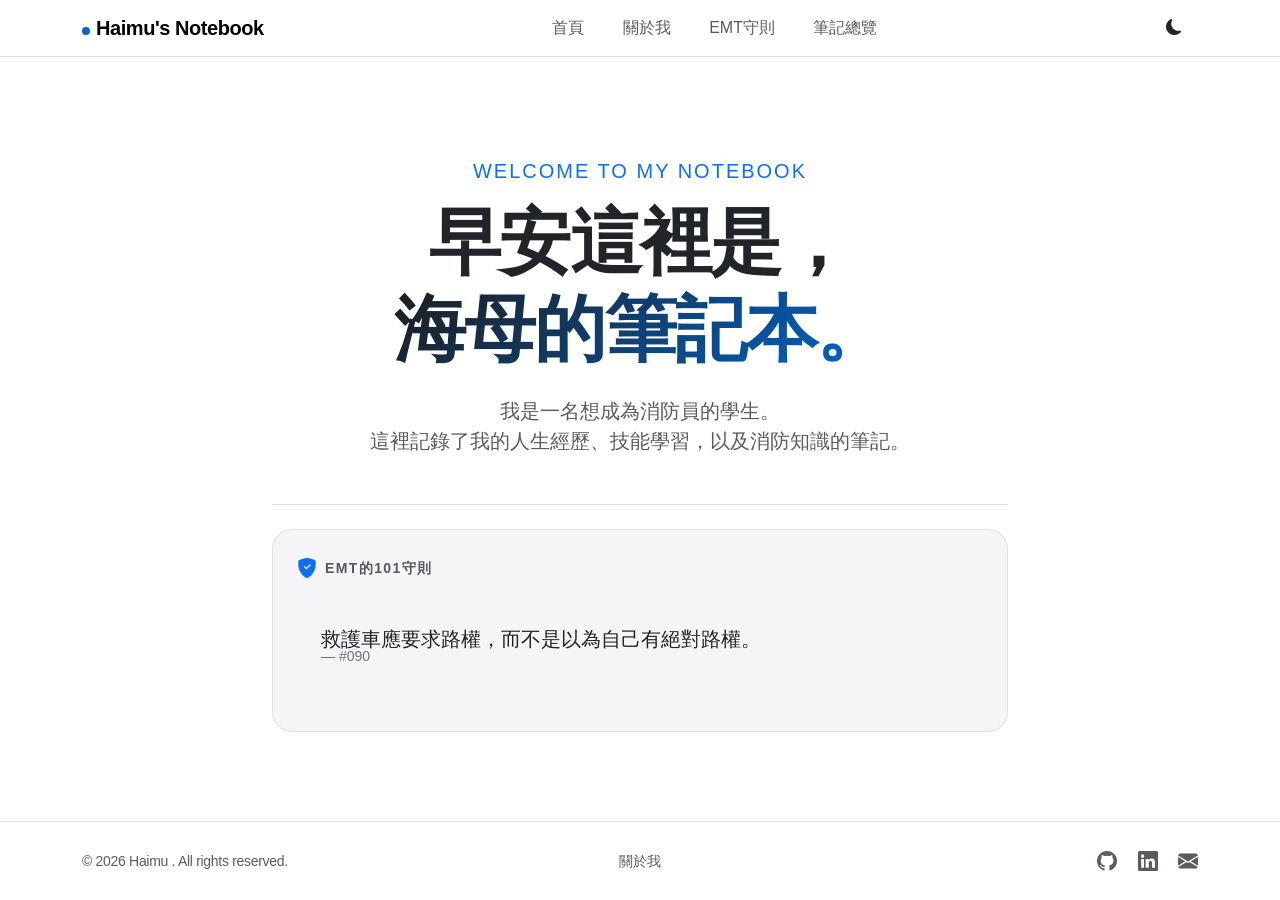
<file: index.html>
<!DOCTYPE html>
<html lang="zh-TW" data-bs-theme="light">
<head>
    <meta charset="UTF-8">
    <meta name="viewport" content="width=device-width, initial-scale=1.0">
    <title>首頁 | 海母的筆記本</title>
    <link href="https://cdn.jsdelivr.net/npm/bootstrap@5.3.2/dist/css/bootstrap.min.css" rel="stylesheet">
    <link href="https://cdn.jsdelivr.net/npm/bootstrap-icons@1.11.1/font/bootstrap-icons.css" rel="stylesheet">
    <link href="https://cdn.jsdelivr.net/npm/aos@2.3.4/dist/aos.css" rel="stylesheet">
    <link rel="stylesheet" href="/assets/css/style.css">
</head>
<body class="bg-body text-body d-flex flex-column min-vh-100 page-fade-in">
    <div id="header-placeholder"></div>

    <main class="flex-grow-1 d-flex align-items-center justify-content-center py-5">
        <div class="container text-center">
            <div class="row justify-content-center">
                <div class="col-lg-8">
                    <h5 class="text-uppercase tracking-widest text-primary mb-3" data-aos="fade-up" data-aos-delay="100">Welcome to My Notebook</h5>
                    <h1 class="display-2 fw-bold mb-4 tracking-tight" data-aos="fade-up" data-aos-delay="200">
                        早安這裡是，<br><span class="text-gradient">海母的筆記本。</span>
                    </h1>
                    <p class="lead text-muted mb-5 max-w-md mx-auto" data-aos="fade-up" data-aos-delay="300">
                        我是一名想成為消防員的學生。<br>這裡記錄了我的人生經歷、技能學習，以及消防知識的筆記。
                    </p>

                    <div class="mt-5 pt-4 border-top border-translucent" data-aos="fade-up" data-aos-delay="500">
                        <div class="apple-card p-4 text-start position-relative overflow-hidden">
                            <div class="d-flex align-items-center mb-3 position-relative z-1">
                                <i class="bi bi-shield-fill-check text-primary me-2 fs-5"></i>
                                <span class="text-uppercase tracking-widest text-muted small fw-bold">EMT的101守則</span>
                            </div>
                            <div class="p-4 text-start" id="random-rule-container" data-aos="fade-up"></div>
                        </div>
                    </div>
                </div>
            </div>
        </div>
    </main>

    <div id="footer-placeholder"></div>

    <script src="https://cdn.jsdelivr.net/npm/bootstrap@5.3.2/dist/js/bootstrap.bundle.min.js"></script>
    <script src="https://cdn.jsdelivr.net/npm/aos@2.3.4/dist/aos.js"></script>
    <script src="/assets/js/main.js"></script>
    <script src="/assets/js/animations.js"></script>
    <script src="/assets/js/rules.js"></script>
    <script>
        document.addEventListener("DOMContentLoaded", displayRandomRule);
    </script>
</body>
</html>
</file>
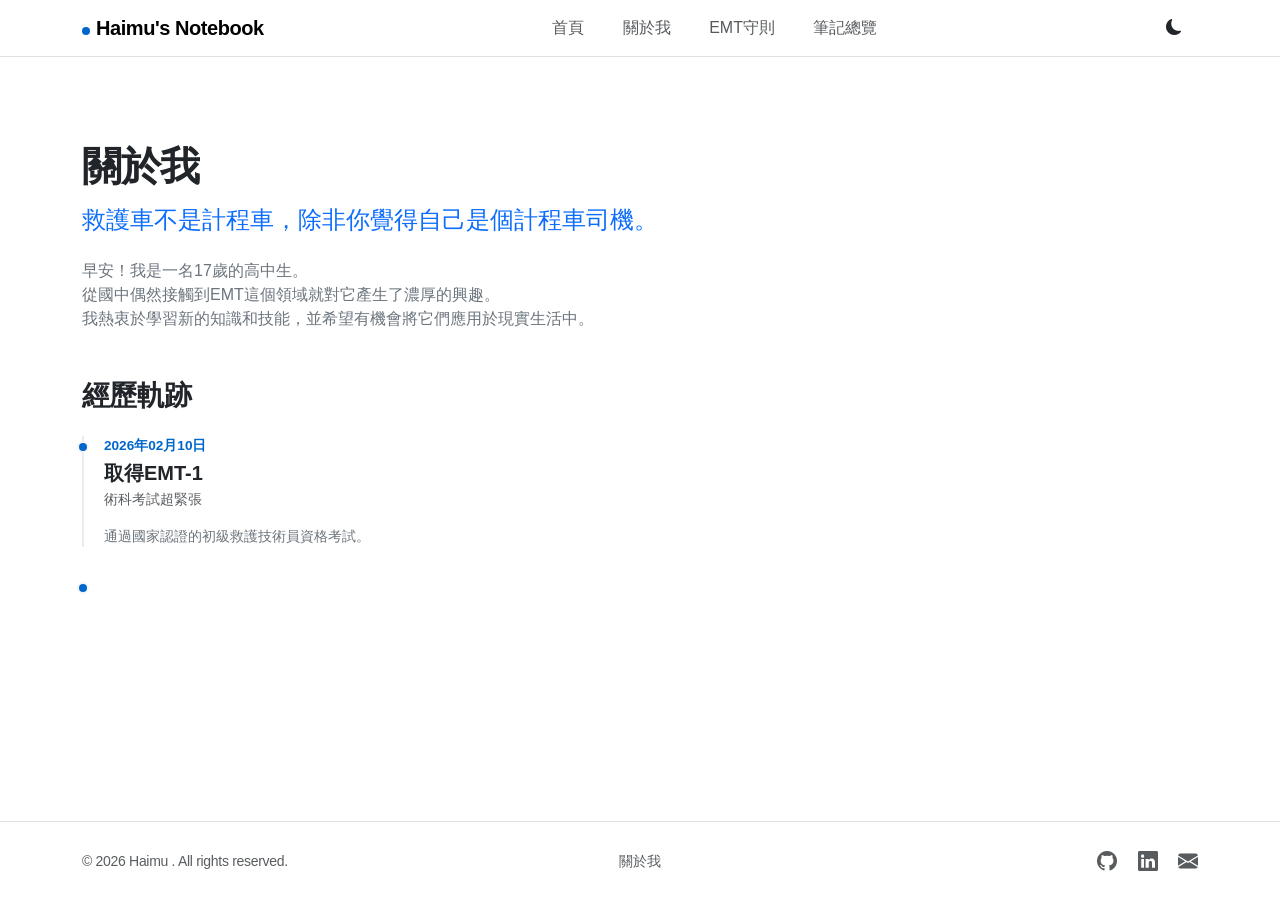
<file: about/index.html>
<!DOCTYPE html>
<html lang="zh-TW" data-bs-theme="light">
<head>
    <meta charset="UTF-8">
    <meta name="viewport" content="width=device-width, initial-scale=1.0">
    <title>關於我 | 海母的筆記本</title>
    <link href="https://cdn.jsdelivr.net/npm/bootstrap@5.3.2/dist/css/bootstrap.min.css" rel="stylesheet">
    <link href="https://cdn.jsdelivr.net/npm/bootstrap-icons@1.11.1/font/bootstrap-icons.css" rel="stylesheet">
    <link href="https://cdn.jsdelivr.net/npm/aos@2.3.4/dist/aos.css" rel="stylesheet">
    <link rel="stylesheet" href="/assets/css/style.css">
</head>
<body class="bg-body text-body d-flex flex-column min-vh-100 page-fade-in">
    <div id="header-placeholder"></div>

    <main class="flex-grow-1 py-5">
        <div class="container py-4">
            <div class="row align-items-center g-5">
                <div class="col-lg-7" data-aos="fade-left">
                    <h1 class="fw-bold tracking-tight mb-3">關於我</h1>
                    <h4 class="text-primary mb-4">救護車不是計程車，除非你覺得自己是個計程車司機。</h4>
                    <p class="text-secondary mb-4 leading-relaxed">
                        早安！我是一名17歲的高中生。<br>
                        從國中偶然接觸到EMT這個領域就對它產生了濃厚的興趣。<br>
                        我熱衷於學習新的知識和技能，並希望有機會將它們應用於現實生活中。
                    </p>

                    <h3 class="fw-bold tracking-tight mt-5 mb-4">經歷軌跡</h3>
                    <div class="apple-timeline">
                        <div class="timeline-item">
                            <div class="timeline-date">2026年02月10日</div>
                            <div class="timeline-content">
                                <h5 class="fw-bold mb-1">取得EMT-1</h5>
                                <p class="text-muted small">術科考試超緊張</p>
                                <p class="text-secondary small">通過國家認證的初級救護技術員資格考試。</p>
                            </div>
                        </div>
                        <div class="timeline-item">
                            <div class="timeline-date"></div>
                            <div class="timeline-content">
                                <h5 class="fw-bold mb-1"></h5>
                                <p class="text-muted small"></p>
                                <p class="text-secondary small"></p>
                            </div>
                        </div>
                    </div>
                </div>
            </div>
        </div>
    </main>

    <div id="footer-placeholder"></div>

    <script src="https://cdn.jsdelivr.net/npm/bootstrap@5.3.2/dist/js/bootstrap.bundle.min.js"></script>
    <script src="https://cdn.jsdelivr.net/npm/aos@2.3.4/dist/aos.js"></script>
    <script src="/assets/js/main.js"></script>
    <script src="/assets/js/animations.js"></script>
</body>
</html>
</file>
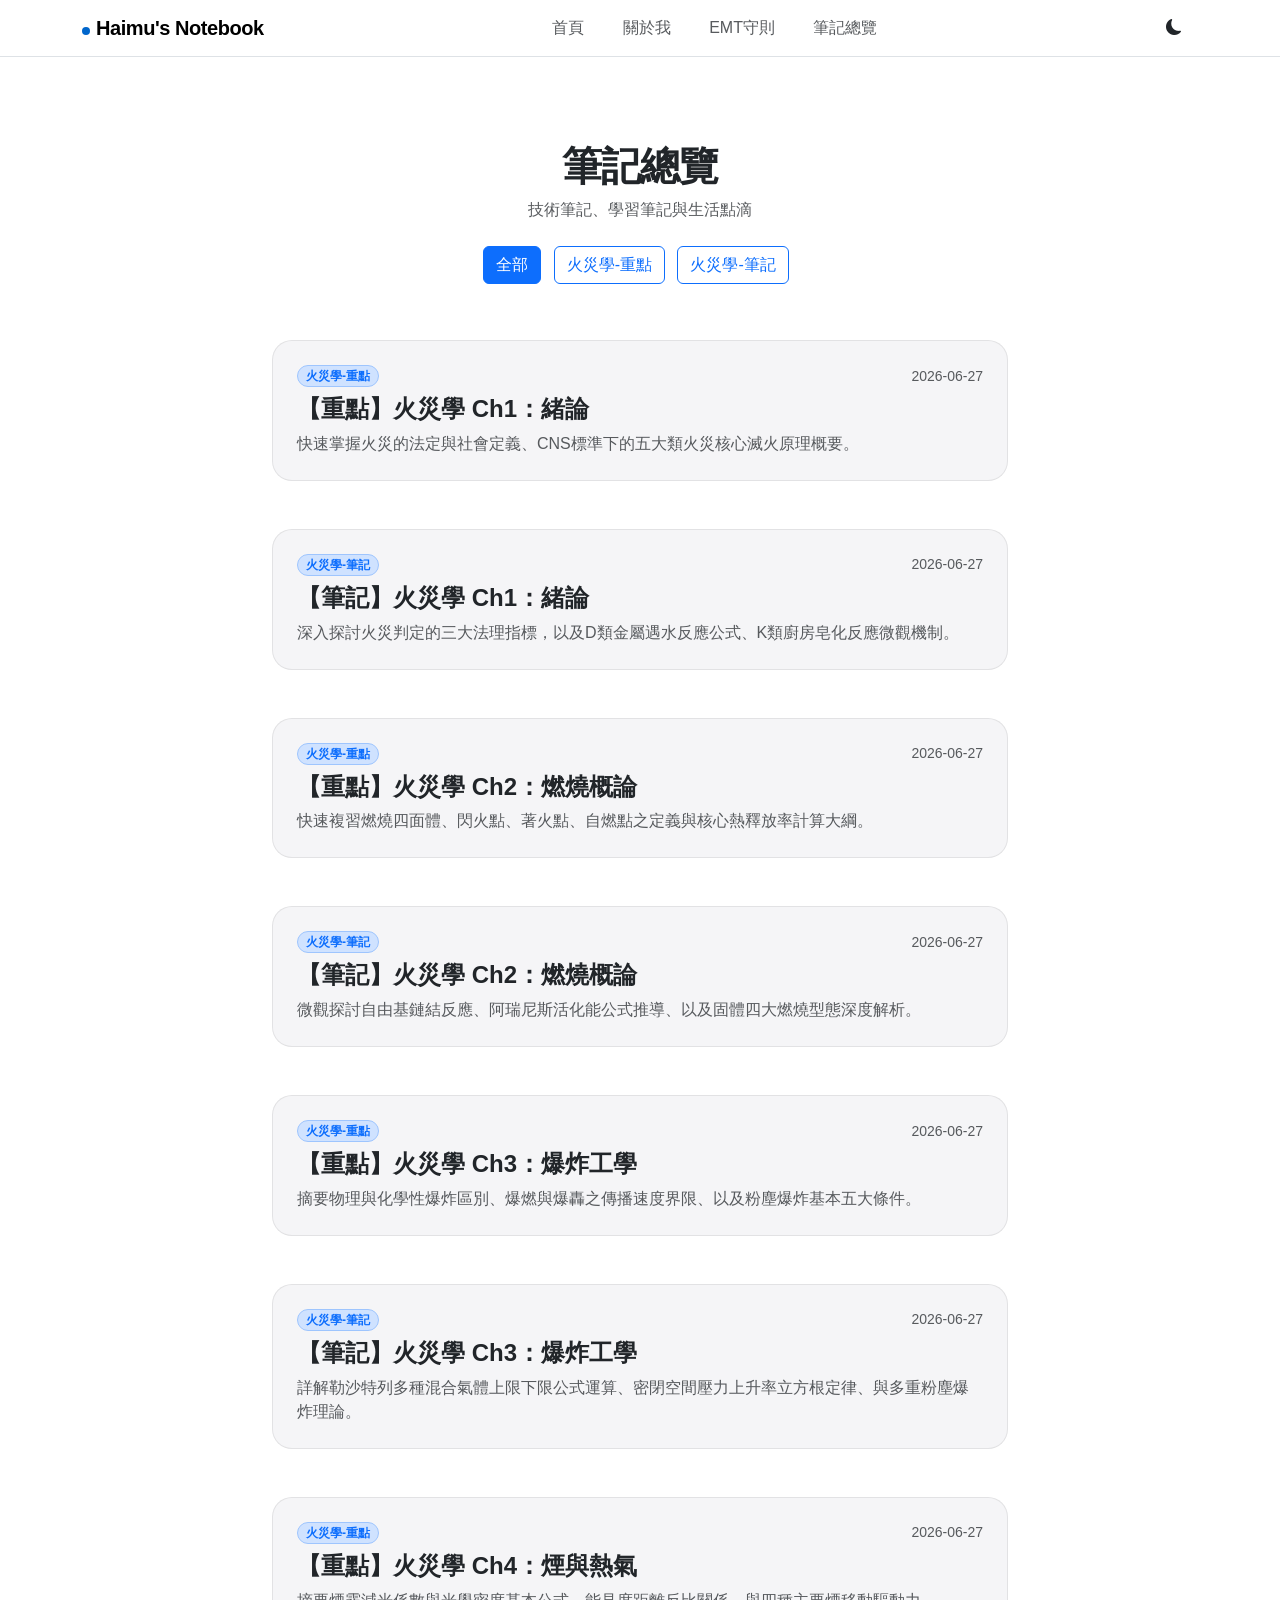
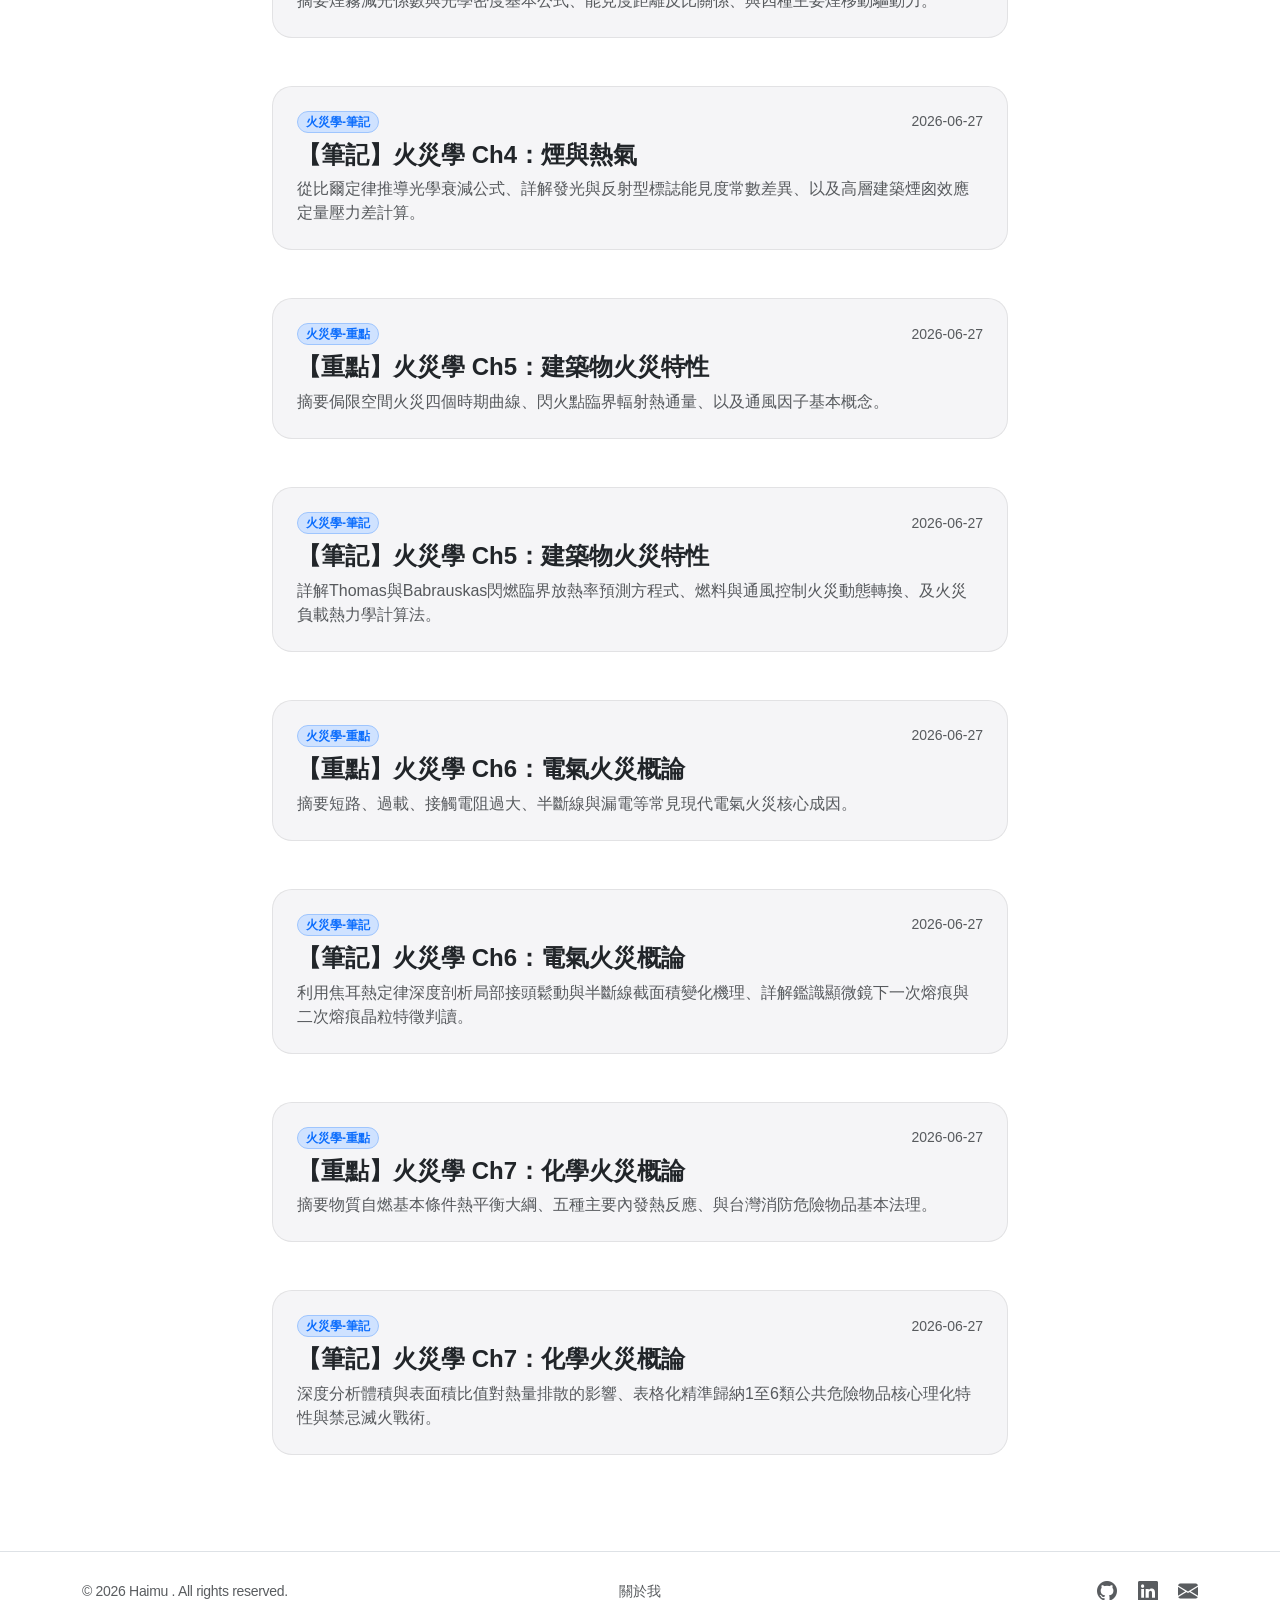
<file: blog/index.html>
<!DOCTYPE html>
<html lang="zh-TW" data-bs-theme="light">
<head>
    <meta charset="UTF-8">
    <meta name="viewport" content="width=device-width, initial-scale=1.0">
    <title>筆記總覽 | 海母的筆記本</title>
    <link href="https://cdn.jsdelivr.net/npm/bootstrap@5.3.2/dist/css/bootstrap.min.css" rel="stylesheet">
    <link href="https://cdn.jsdelivr.net/npm/bootstrap-icons@1.11.1/font/bootstrap-icons.css" rel="stylesheet">
    <link href="https://cdn.jsdelivr.net/npm/aos@2.3.4/dist/aos.css" rel="stylesheet">
    <link rel="stylesheet" href="/assets/css/style.css">
</head>
<body class="bg-body text-body d-flex flex-column min-vh-100 page-fade-in">
    <div id="header-placeholder"></div>

    <main class="flex-grow-1 py-5">
        <div class="container py-4">
            <div class="text-center mb-4" data-aos="fade-up">
                <h1 class="fw-bold tracking-tight">筆記總覽</h1>
                <p class="text-muted">技術筆記、學習筆記與生活點滴</p>
            </div>

            <div id="category-filters" class="text-center mb-5" data-aos="fade-up" data-aos-delay="100"></div>

            <div id="blog-posts-container" class="row justify-content-center g-4"></div>
        </div>
    </main>

    <div id="footer-placeholder"></div>

    <script src="https://cdn.jsdelivr.net/npm/bootstrap@5.3.2/dist/js/bootstrap.bundle.min.js"></script>
    <script src="https://cdn.jsdelivr.net/npm/aos@2.3.4/dist/aos.js"></script>
    <script src="/assets/js/posts.js"></script>
    <script src="/assets/js/blog.js"></script>
    <script src="/assets/js/main.js"></script>
    <script src="/assets/js/animations.js"></script>
</body>
</html>
</file>
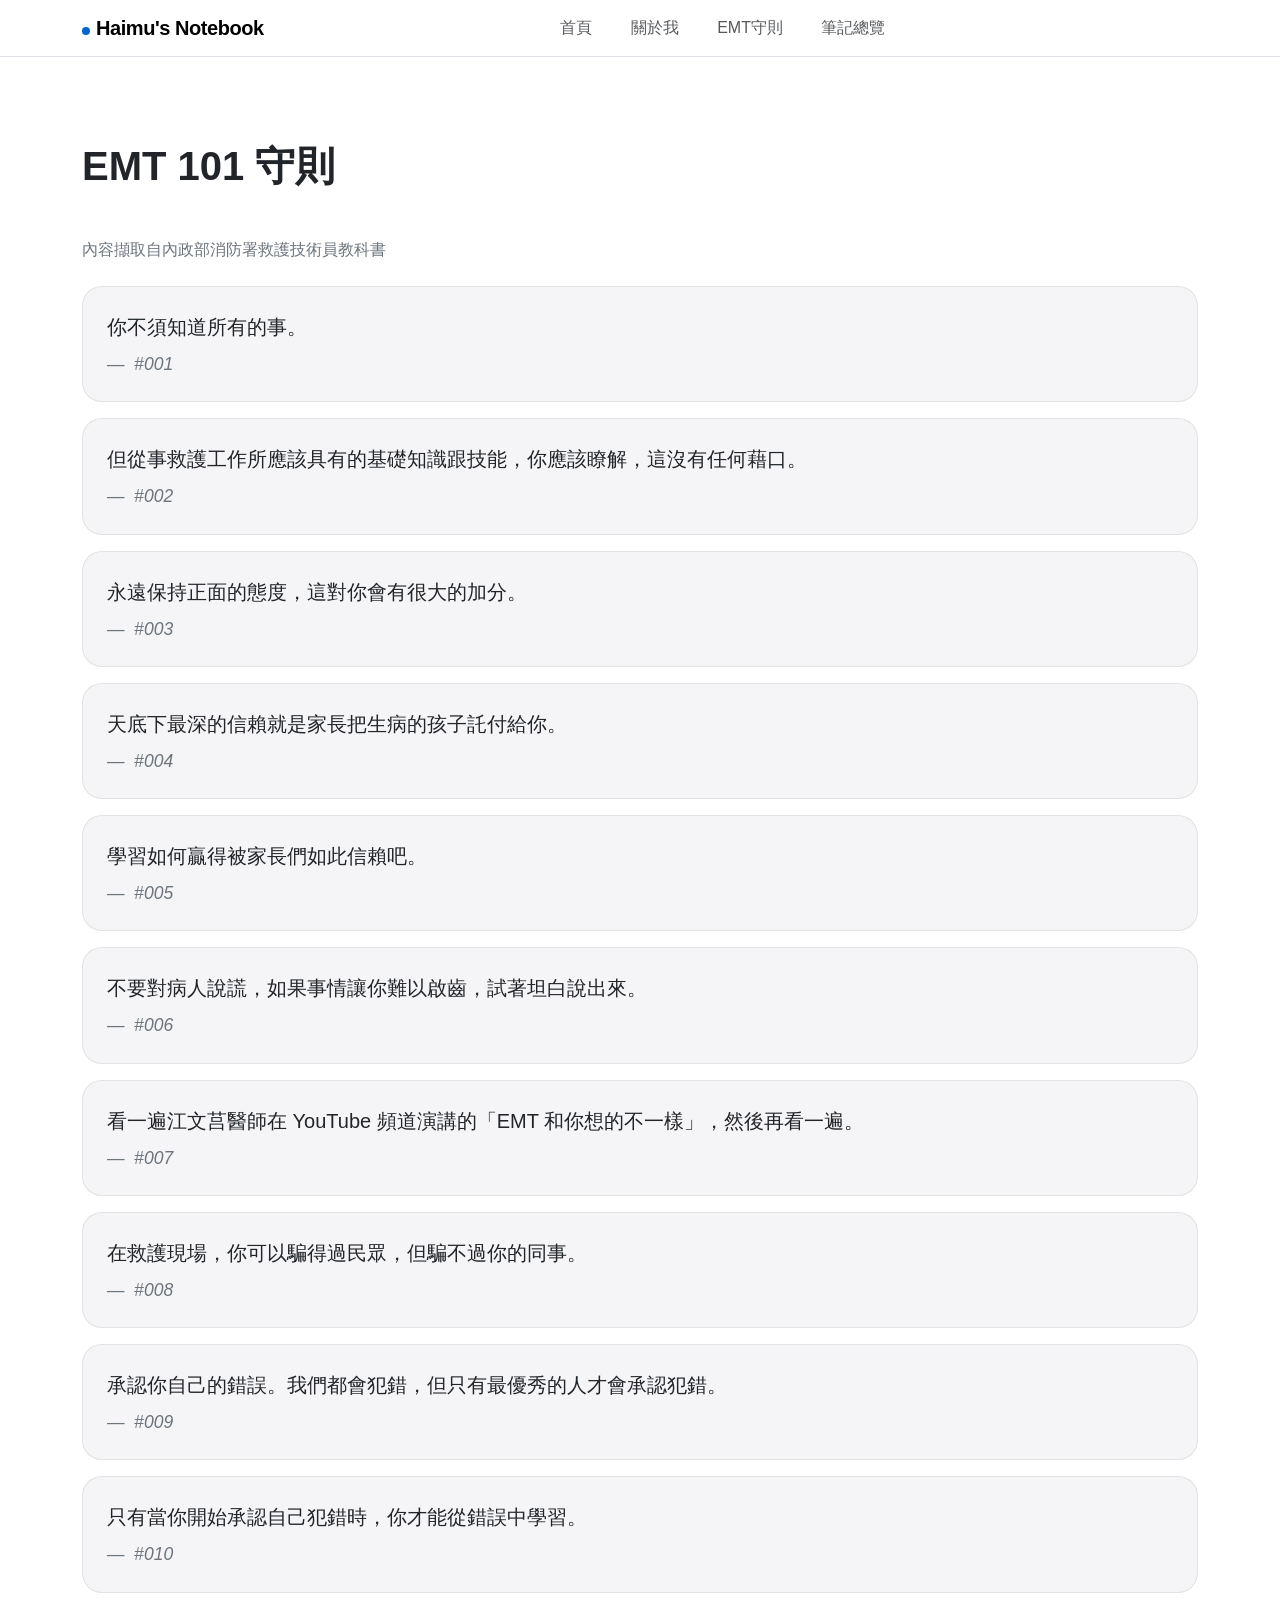
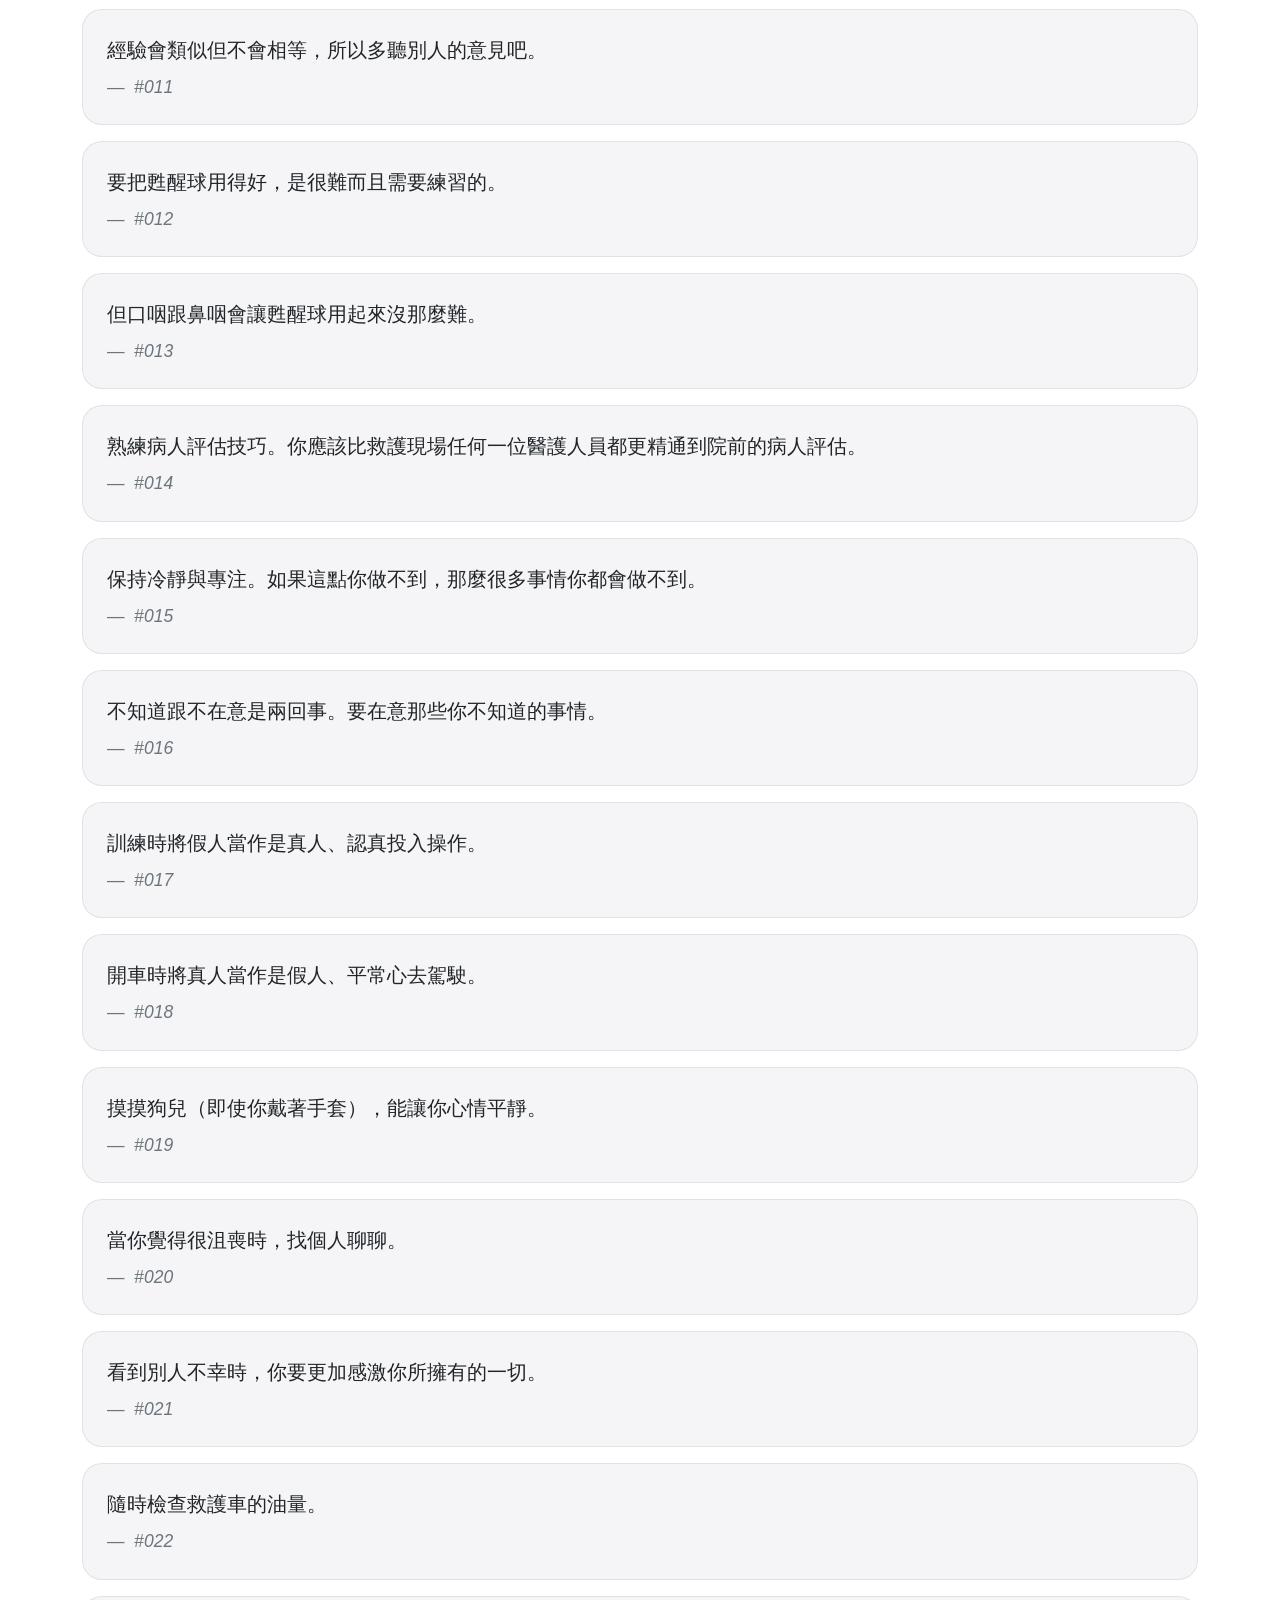
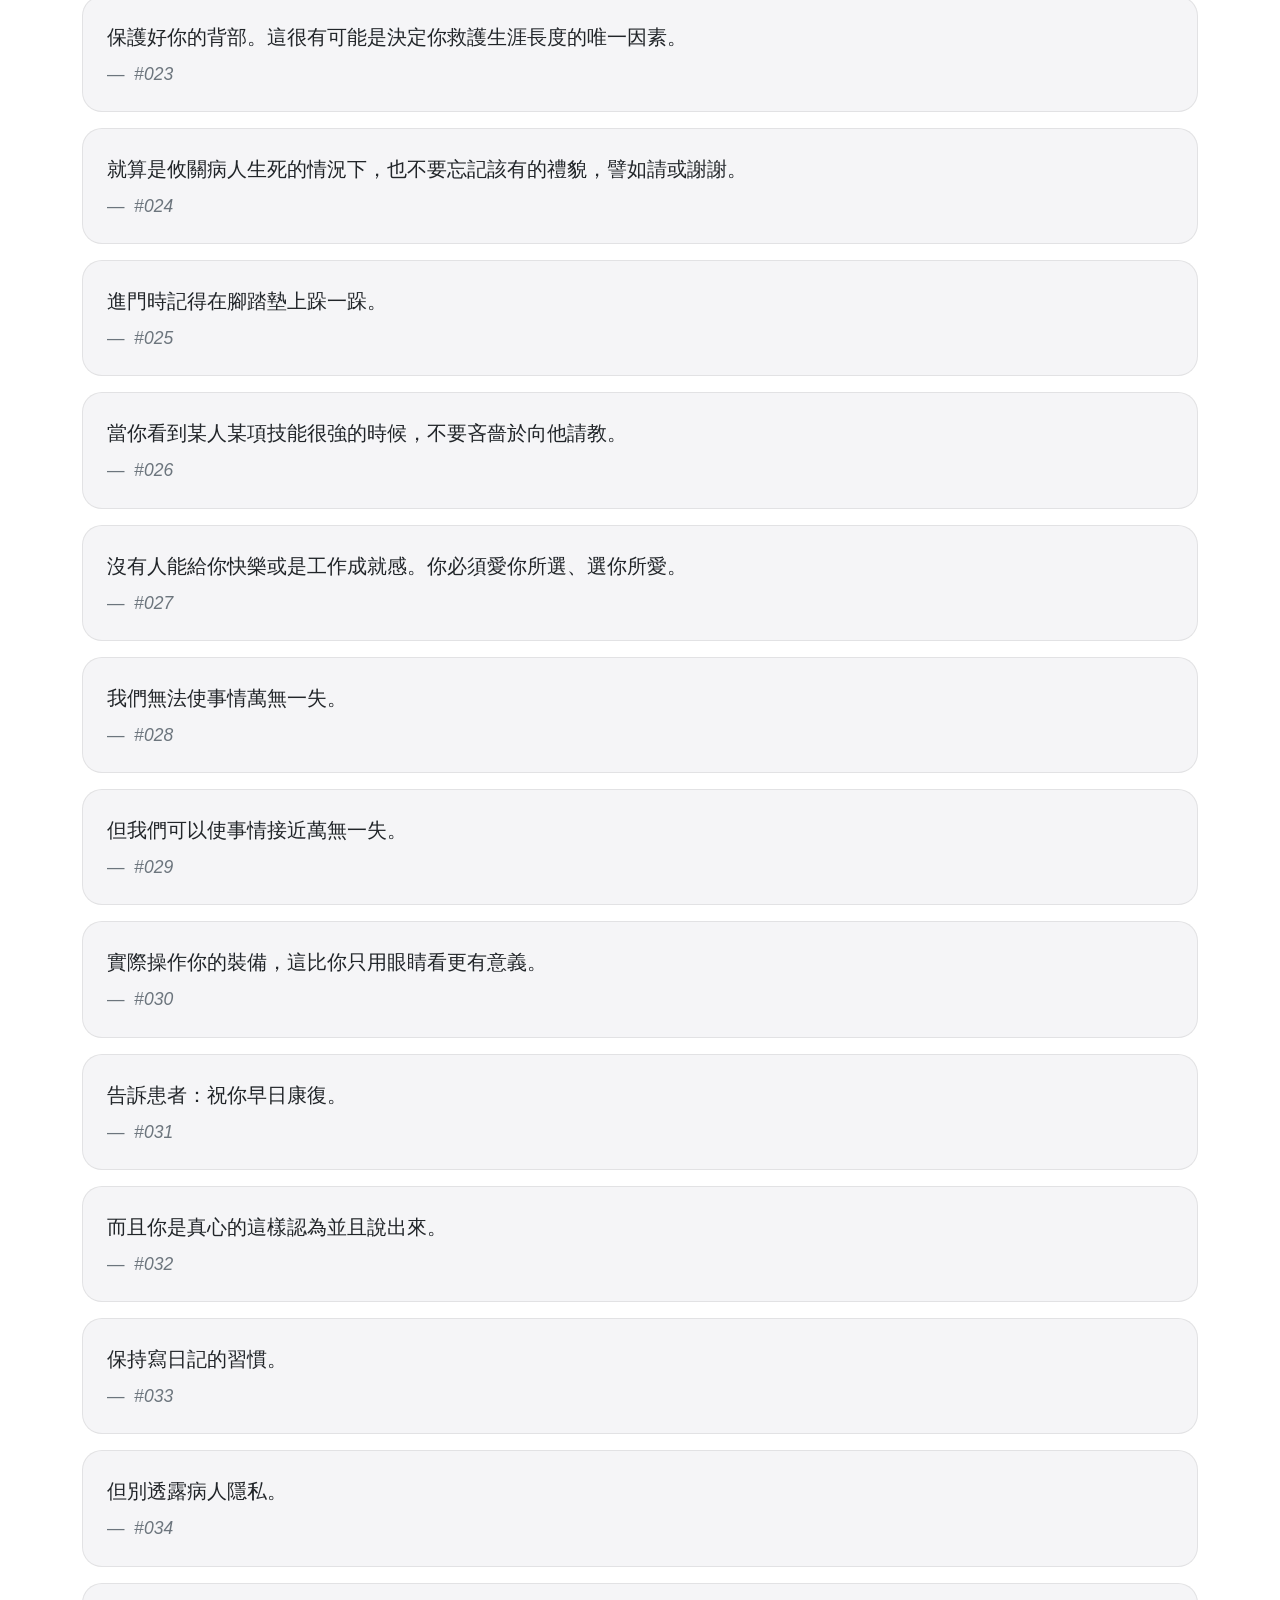
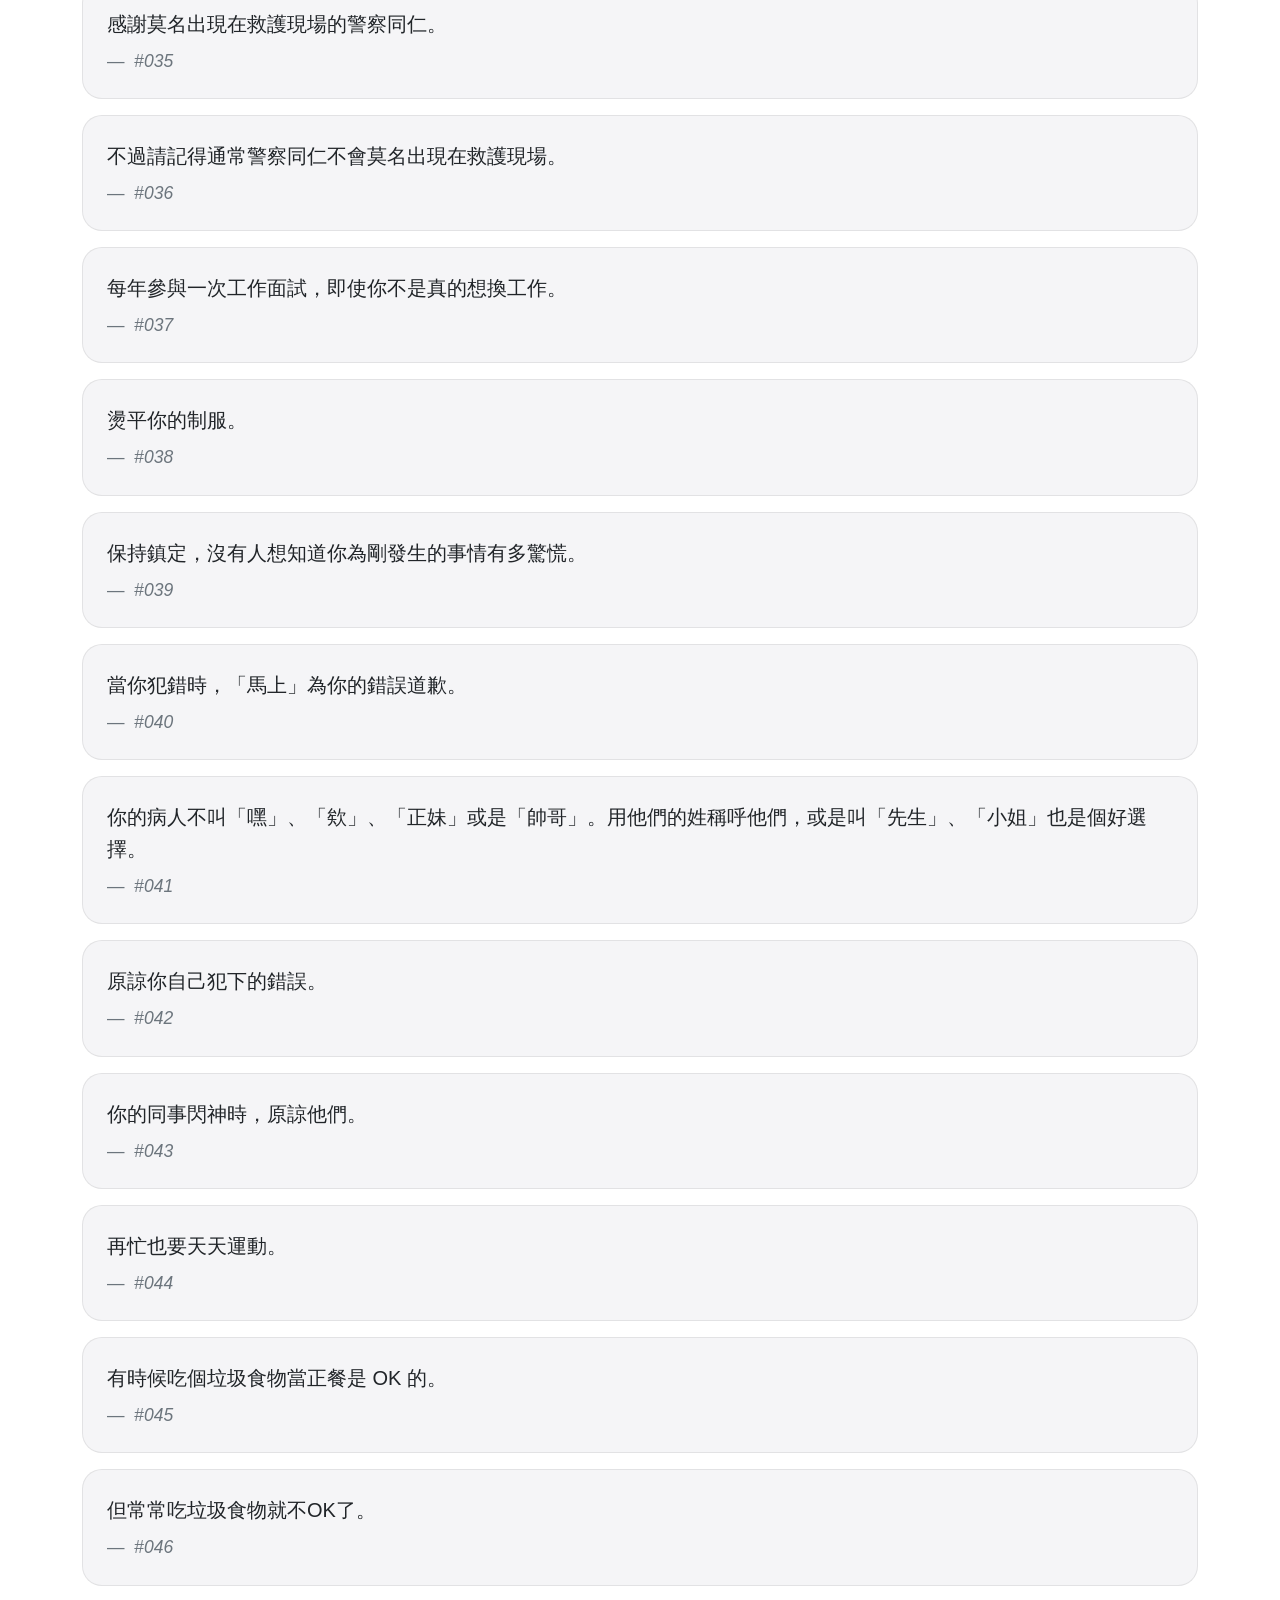
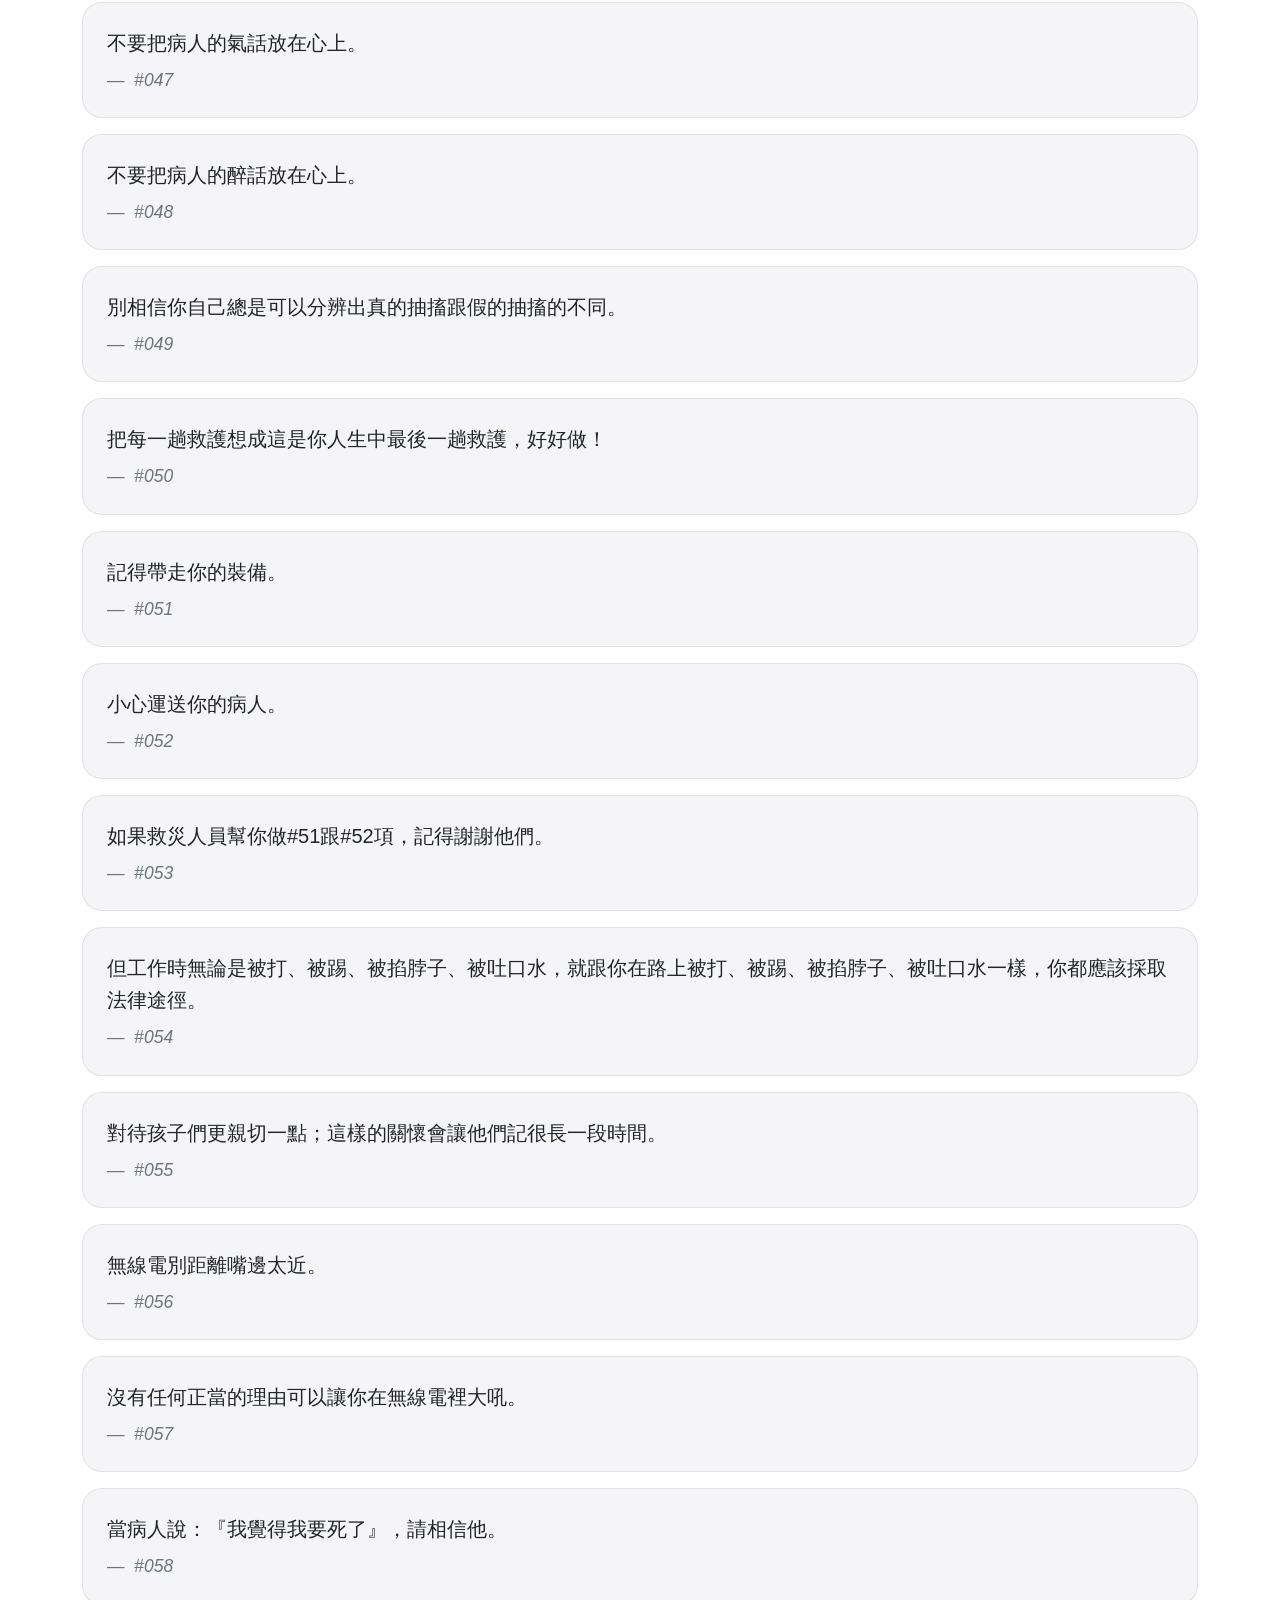
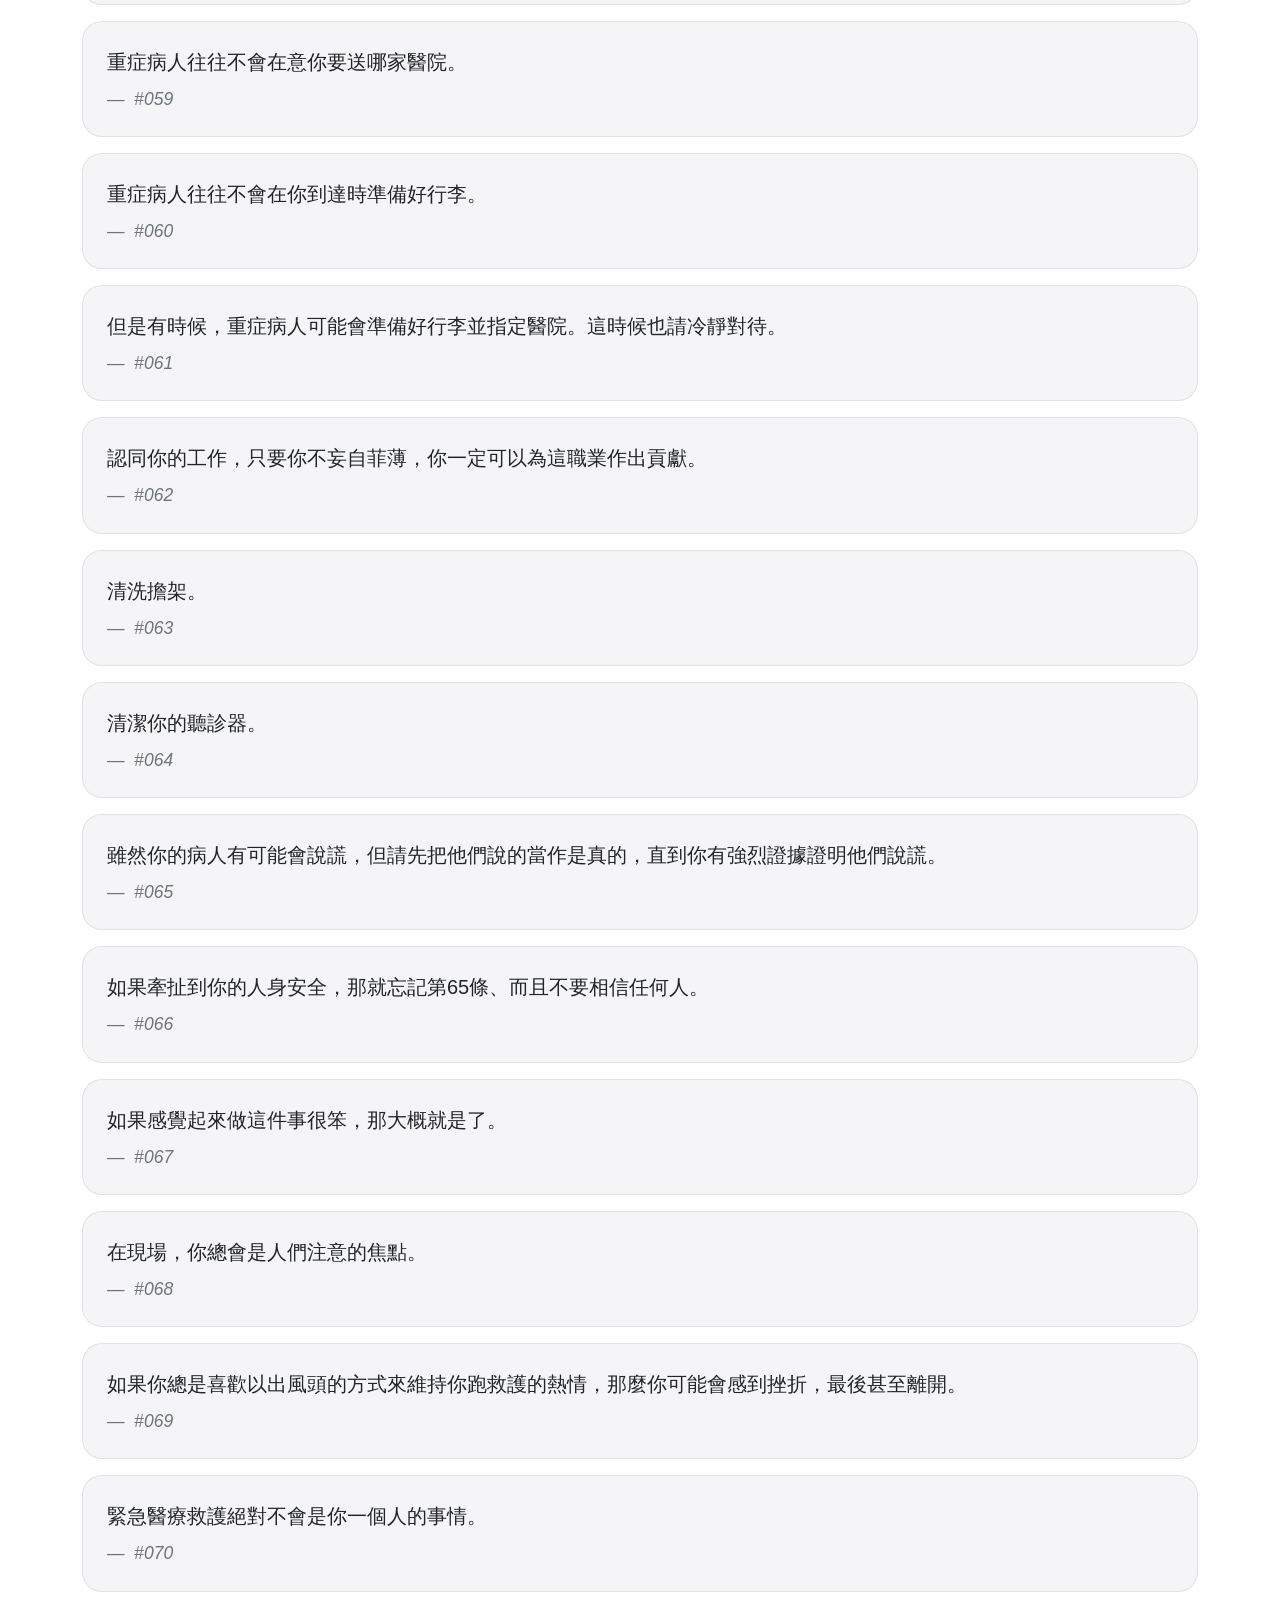
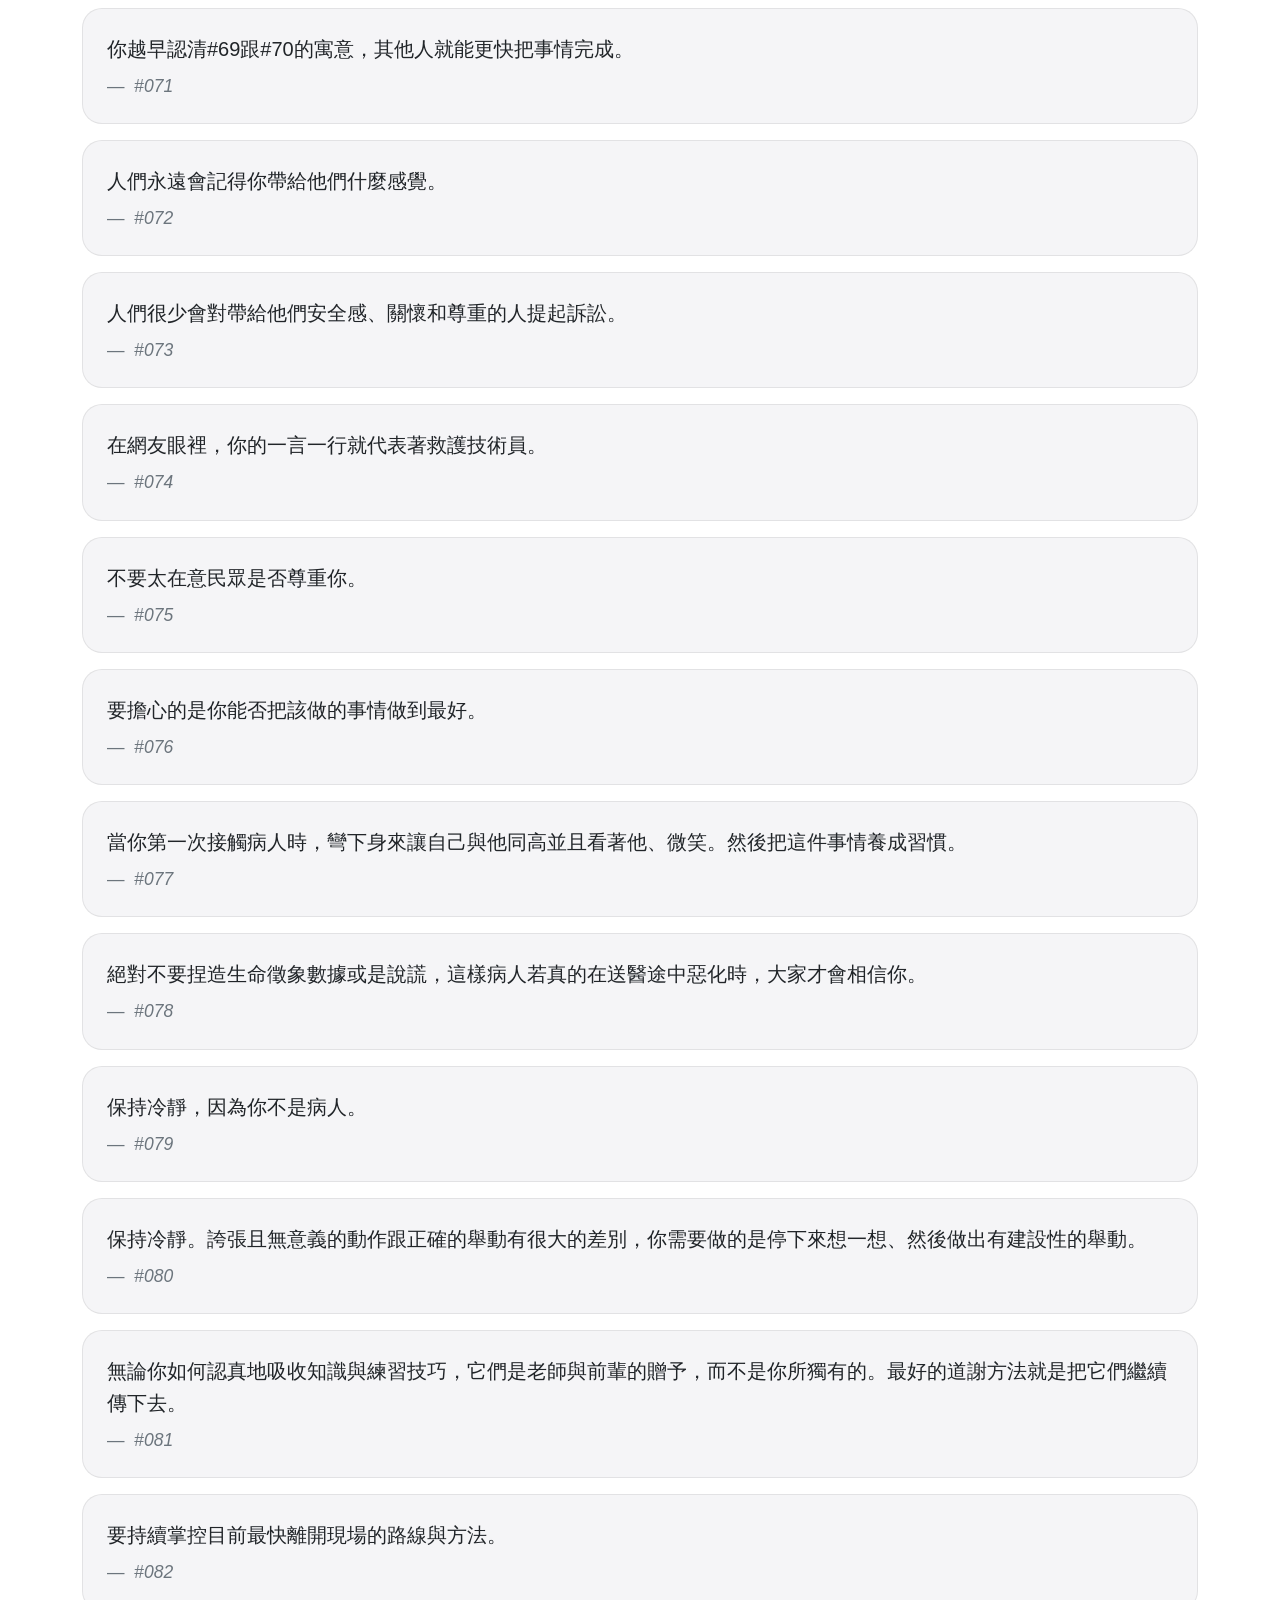
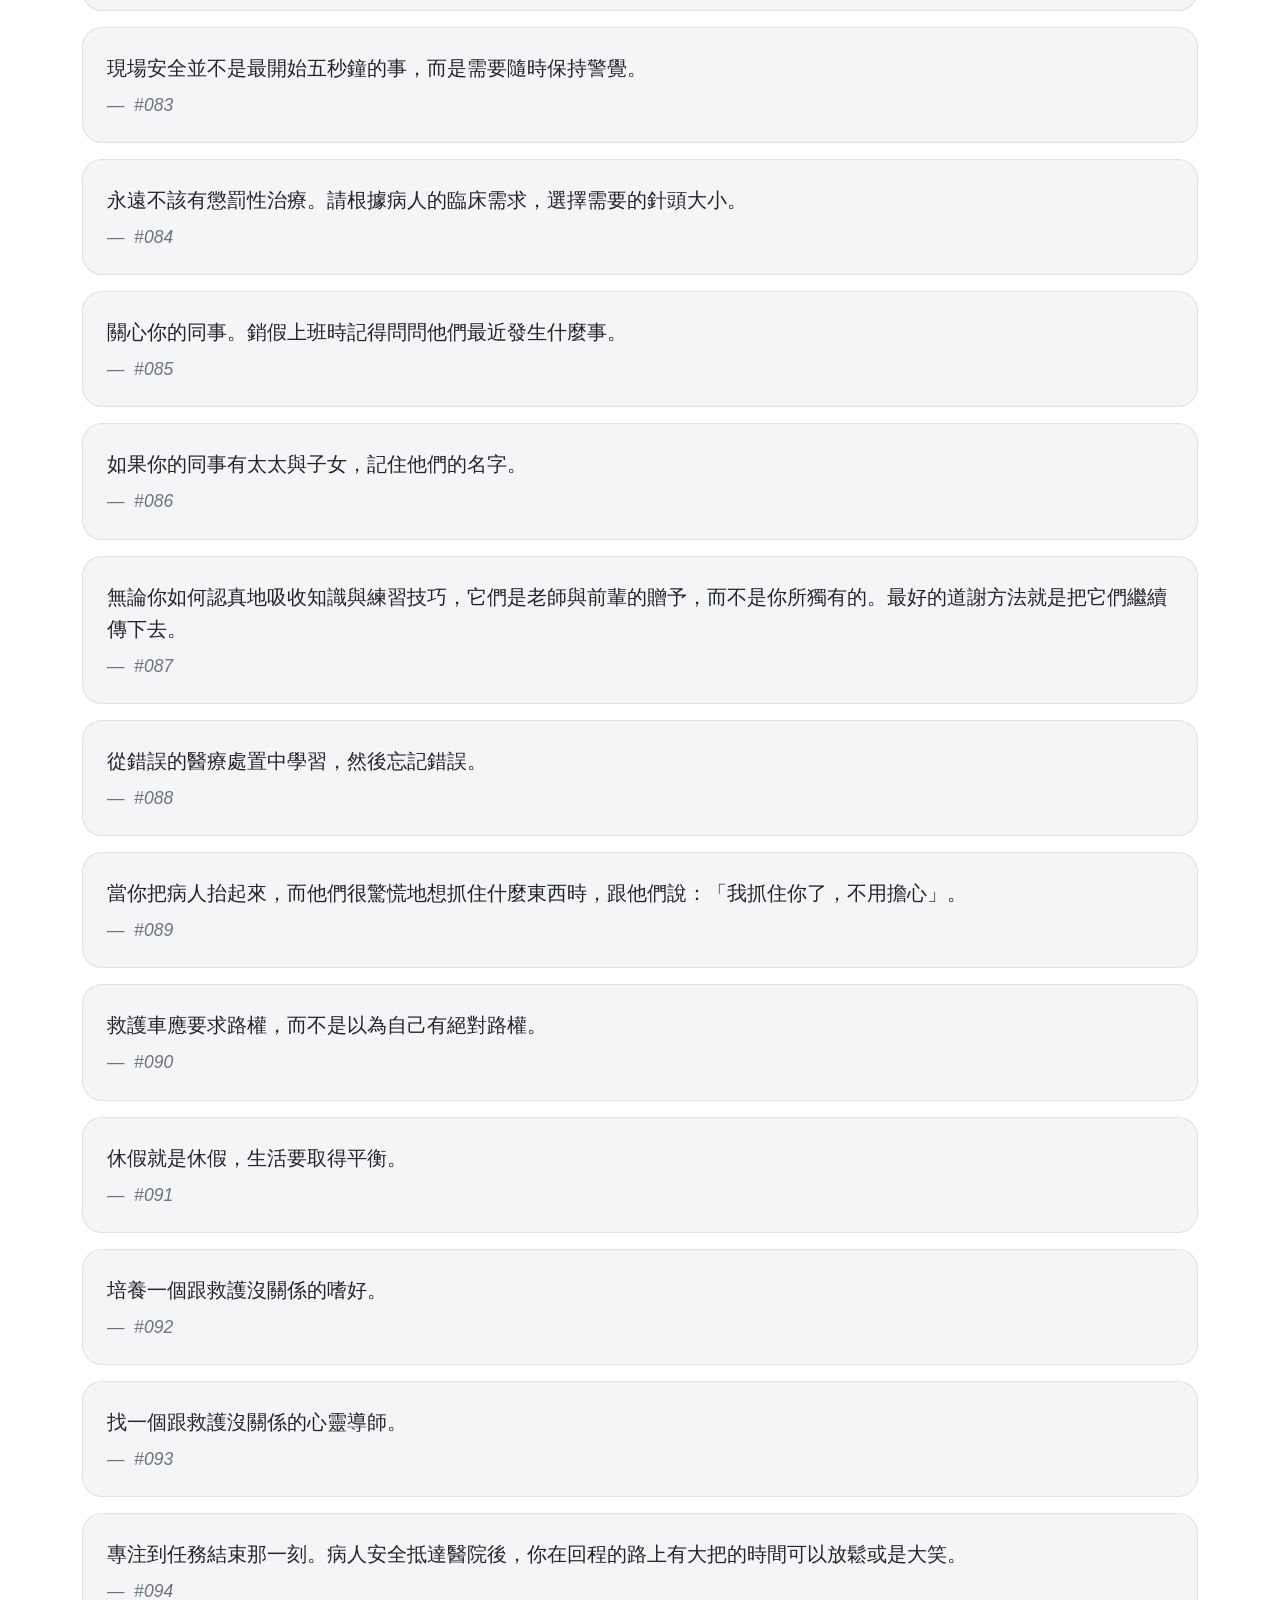
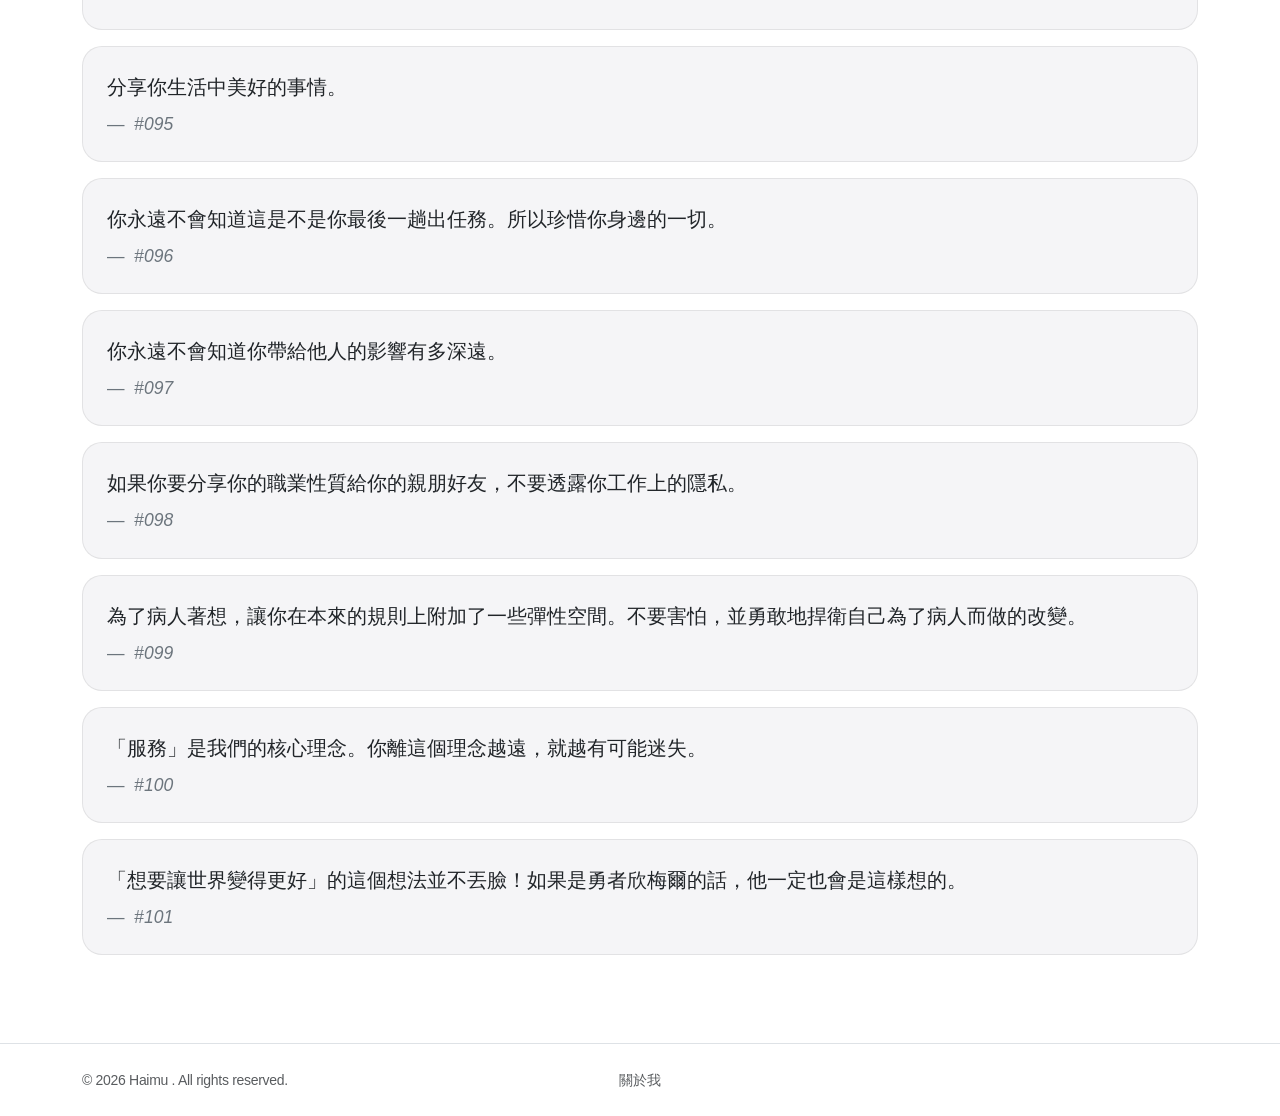
<file: emt101rules/index.html>
<!DOCTYPE html>
<html lang="zh-TW" data-bs-theme="light">
<head>
    <meta charset="UTF-8">
    <title>EMT 101 守則 | 海母的筆記本</title>
    <link href="https://cdn.jsdelivr.net/npm/bootstrap@5.3.2/dist/css/bootstrap.min.css" rel="stylesheet">
    <link rel="stylesheet" href="/assets/css/style.css">
</head>
<body class="bg-body text-body d-flex flex-column min-vh-100">
    <div id="header-placeholder"></div>
    
    <main class="flex-grow-1 py-5">
        <div class="container py-4">
            <h1 class="fw-bold mb-5">EMT 101 守則</h1>
            <p class="text-secondary mb-4 leading-relaxed">內容擷取自內政部消防署救護技術員教科書</p>
            <div id="all-rules-container"></div>
        </div>
    </main>

    <div id="footer-placeholder"></div>

    <script src="https://cdn.jsdelivr.net/npm/bootstrap@5.3.2/dist/js/bootstrap.bundle.min.js"></script>
    <script src="/assets/js/main.js"></script>
    <script src="/assets/js/rules.js"></script>
    
    <script>
        document.addEventListener("DOMContentLoaded", () => {
            const container = document.getElementById('all-rules-container');
            
            if (!container) return;
            
            const htmlContent = emtRules.map((rule, index) => `
                <div class="apple-card p-4 mb-3">
                    <blockquote class="blockquote mb-0">
                        <p class="fs-5 fw-medium text-body mb-2" style="line-height: 1.6;">${rule}</p>
                        <footer class="blockquote-footer mt-2">
                            #<cite title="Source Title">${(index + 1).toString().padStart(3, '0')}</cite>
                        </footer>
                    </blockquote>
                </div>
            `).join('');
            
            container.innerHTML = htmlContent;
        });
    </script>
</body>
</html>
</file>
<file: assets/css/style.css>
:root {
    --apple-blue: #0066cc;
    --apple-blue-hover: #0077ed;
    --font-tracking-tight: -0.022em;
    --font-tracking-widest: 0.1em;
    --blur-bg-light: rgba(255, 255, 255, 0.75);
    --blur-bg-dark: rgba(29, 29, 31, 0.75);
}

[data-bs-theme="light"] {
    --navbar-bg: var(--blur-bg-light);
    --border-translucent: rgba(0, 0, 0, 0.08);
    --text-muted: #86868b;
    --bs-body-bg: #f5f5f7;
}

[data-bs-theme="dark"] {
    --navbar-bg: var(--blur-bg-dark);
    --border-translucent: rgba(255, 255, 255, 0.08);
    --text-muted: #86868b;
    --apple-blue: #2997ff;
    --apple-blue-hover: #47a4ff;
    --bs-body-bg: #161617;
}

body {
    font-family: -apple-system, BlinkMacSystemFont, "SF Pro Text", "SF Pro Icons", "Helvetica Neue", Helvetica, Arial, sans-serif;
    -webkit-font-smoothing: antialiased;
    -moz-osx-font-smoothing: grayscale;
    overflow-x: hidden;
}

.tracking-tight {
    letter-spacing: var(--font-tracking-tight);
}

.tracking-widest {
    letter-spacing: var(--font-tracking-widest);
}

.text-gradient {
    background: linear-gradient(135deg, #1d1d1f, var(--apple-blue));
    -webkit-background-clip: text;
    -webkit-text-fill-color: transparent;
}

[data-bs-theme="dark"] .text-gradient {
    background: linear-gradient(135deg, #ffffff, var(--apple-blue));
    -webkit-background-clip: text;
    -webkit-text-fill-color: transparent;
}

.page-fade-in {
    animation: fadeInPage 0.6s cubic-bezier(0.25, 1, 0.5, 1) forwards;
}

@keyframes fadeInPage {
    from { opacity: 0; transform: translateY(10px); }
    to { opacity: 1; transform: translateY(0); }
}

.navbar-blur {
    background-color: var(--navbar-bg);
    backdrop-filter: blur(20px);
    -webkit-backdrop-filter: blur(20px);
    transition: background-color 0.3s ease, border-color 0.3s ease;
    z-index: 1030;
}

.brand-dot {
    display: inline-block;
    width: 8px;
    height: 8px;
    background-color: var(--apple-blue);
    border-radius: 50%;
    margin-right: 6px;
}

.navbar-nav .nav-link {
    font-weight: 400;
    color: var(--bs-body-color);
    opacity: 0.75;
    transition: opacity 0.2s ease, color 0.2s ease;
    padding-left: 1.2rem !important;
    padding-right: 1.2rem !important;
}

.navbar-nav .nav-link:hover,
.navbar-nav .nav-link.active {
    opacity: 1;
    color: var(--apple-blue) !important;
}

.btn-apple {
    border-radius: 22px;
    padding: 8px 24px;
    font-weight: 500;
    transition: all 0.3s cubic-bezier(0.16, 1, 0.3, 1);
}

.btn-primary.btn-apple {
    background-color: var(--apple-blue);
    border-color: var(--apple-blue);
}

.btn-primary.btn-apple:hover {
    background-color: var(--apple-blue-hover);
    border-color: var(--apple-blue-hover);
    transform: scale(1.02);
}

.btn-outline-secondary.btn-apple:hover {
    transform: scale(1.02);
}

.form-apple {
    border-radius: 12px;
    padding: 12px;
    border: 1px solid var(--border-translucent);
    background-color: var(--bs-body-bg);
}

.form-apple:focus {
    border-color: var(--apple-blue);
    box-shadow: 0 0 0 4px rgba(0, 102, 204, 0.15);
}

.apple-card {
    background-color: var(--bs-body-bg);
    border: 1px solid var(--border-translucent);
    border-radius: 20px;
    transition: transform 0.4s cubic-bezier(0.16, 1, 0.3, 1), box-shadow 0.4s cubic-bezier(0.16, 1, 0.3, 1);
    overflow: hidden;
}

.apple-card:hover {
    transform: translateY(-6px);
    box-shadow: 0 20px 40px rgba(0,0,0,0.06);
}

[data-bs-theme="dark"] .apple-card:hover {
    box-shadow: 0 20px 40px rgba(0,0,0,0.2);
}

.skill-badge {
    background-color: var(--bs-secondary-bg);
    border: 1px solid var(--border-translucent);
    padding: 8px 16px;
    border-radius: 30px;
    font-size: 0.88rem;
    font-weight: 500;
    display: inline-block;
    margin: 5px;
    transition: all 0.25s ease;
}

.skill-badge:hover {
    background-color: var(--apple-blue);
    color: #fff;
    border-color: var(--apple-blue);
    transform: translateY(-2px);
}

.apple-timeline {
    position: relative;
    border-left: 2px solid var(--border-translucent);
    padding-left: 20px;
}

.timeline-item {
    position: relative;
    margin-bottom: 30px;
}

.timeline-item::before {
    content: "";
    position: absolute;
    left: -27px;
    top: 5px;
    width: 12px;
    height: 12px;
    border-radius: 50%;
    background-color: var(--apple-blue);
    border: 2px solid var(--bs-body-bg);
}

.timeline-date {
    font-size: 0.85rem;
    font-weight: 600;
    color: var(--apple-blue);
    margin-bottom: 4px;
}

.project-img-placeholder {
    height: 200px;
    width: 100%;
}

.icon-circle {
    width: 48px;
    height: 48px;
    border-radius: 50%;
    display: flex;
    align-items: center;
    justify-content: center;
    font-size: 1.2rem;
}

.profile-avatar-container {
    width: 240px;
    height: 240px;
    border-radius: 50%;
    padding: 8px;
    border: 2px dashed var(--border-translucent);
}

.profile-avatar-bg {
    width: 100%;
    height: 100%;
    border-radius: 50%;
    background: linear-gradient(135deg, #86868b, #1d1d1f);
    display: flex;
    align-items: center;
    justify-content: center;
}

.footer-link, 
.footer-icon {
    transition: color 0.3s ease, transform 0.3s ease;
    display: inline-block;
}

.footer-link:hover, 
.footer-icon:hover {
    color: var(--apple-blue) !important;
}

.footer-icon:hover {
    transform: translateY(-2px);
}

.apple-markdown {
    line-height: 1.8;
    font-size: 1.1rem;
    color: var(--bs-body-color);
}

.apple-markdown h1, 
.apple-markdown h2, 
.apple-markdown h3 {
    font-weight: 700;
    margin-top: 2rem;
    margin-bottom: 1rem;
    letter-spacing: var(--font-tracking-tight);
}

.apple-markdown h1 {
    font-size: 2.5rem;
}

.apple-markdown h2 {
    font-size: 1.75rem;
    border-bottom: 1px solid var(--border-translucent);
    padding-bottom: 0.5rem;
}

.apple-markdown p {
    margin-bottom: 1.5rem;
}

.apple-markdown img {
    display: block;
    max-width: 100%;
    margin: 2rem auto;
    border-radius: 12px;
    box-shadow: 0 8px 30px rgba(0, 0, 0, 0.12);
}

[data-bs-theme="dark"] .apple-markdown img {
    box-shadow: 0 8px 30px rgba(0, 0, 0, 0.5);
}

.apple-markdown blockquote {
    border-left: 4px solid var(--apple-blue);
    padding-left: 1rem;
    color: var(--text-muted);
    font-style: italic;
    background-color: var(--bs-secondary-bg);
    padding: 1rem;
    border-radius: 0 8px 8px 0;
}

.apple-markdown code:not(pre code) {
    background-color: var(--bs-secondary-bg);
    color: #e83e8c;
    padding: 0.2rem 0.4rem;
    border-radius: 6px;
    font-size: 0.9em;
    font-family: ui-monospace, SFMono-Regular, Menlo, Monaco, Consolas, monospace;
}

.apple-markdown pre {
    background-color: #f6f8fa;
    border-radius: 12px;
    padding: 1.25rem;
    overflow-x: auto;
}

[data-bs-theme="dark"] .apple-markdown pre {
    background-color: #0d1117;
}

.apple-markdown table {
    width: 100%;
    margin-bottom: 2rem;
    border-collapse: collapse;
    border-radius: 12px;
    overflow: hidden;
    box-shadow: 0 4px 15px rgba(0, 0, 0, 0.05);
}

.apple-markdown th, 
.apple-markdown td {
    padding: 14px 16px;
    border: 1px solid var(--border-translucent);
}

.apple-markdown th {
    background-color: var(--bs-secondary-bg);
    font-weight: 600;
    text-align: left;
}

.github-alert {
    border-left: 4px solid;
    padding: 1rem 1.25rem;
    margin: 1.5rem 0;
    border-radius: 0 12px 12px 0;
    background-color: var(--bs-secondary-bg);
}

.github-alert .alert-title {
    font-weight: 600;
    margin-bottom: 0.5rem;
    display: flex;
    align-items: center;
    gap: 0.5rem;
}

.github-alert .alert-content p:last-child {
    margin-bottom: 0;
}

.alert-note {
    border-color: #0969da;
}

.alert-note .alert-title {
    color: #0969da;
}

[data-bs-theme="dark"] .alert-note {
    border-color: #2f81f7;
}

[data-bs-theme="dark"] .alert-note .alert-title {
    color: #2f81f7;
}

.alert-tip {
    border-color: #1a7f37;
}

.alert-tip .alert-title {
    color: #1a7f37;
}

[data-bs-theme="dark"] .alert-tip {
    border-color: #3fb950;
}

[data-bs-theme="dark"] .alert-tip .alert-title {
    color: #3fb950;
}

.alert-important {
    border-color: #8250df;
}

.alert-important .alert-title {
    color: #8250df;
}

[data-bs-theme="dark"] .alert-important {
    border-color: #a371f7;
}

[data-bs-theme="dark"] .alert-important .alert-title {
    color: #a371f7;
}

.alert-warning {
    border-color: #9a6700;
}

.alert-warning .alert-title {
    color: #9a6700;
}

[data-bs-theme="dark"] .alert-warning {
    border-color: #d29922;
}

[data-bs-theme="dark"] .alert-warning .alert-title {
    color: #d29922;
}

.alert-caution {
    border-color: #cf222e;
}

.alert-caution .alert-title {
    color: #cf222e;
}

[data-bs-theme="dark"] .alert-caution {
    border-color: #f85149;
}

[data-bs-theme="dark"] .alert-caution .alert-title {
    color: #f85149;
}
</file>
